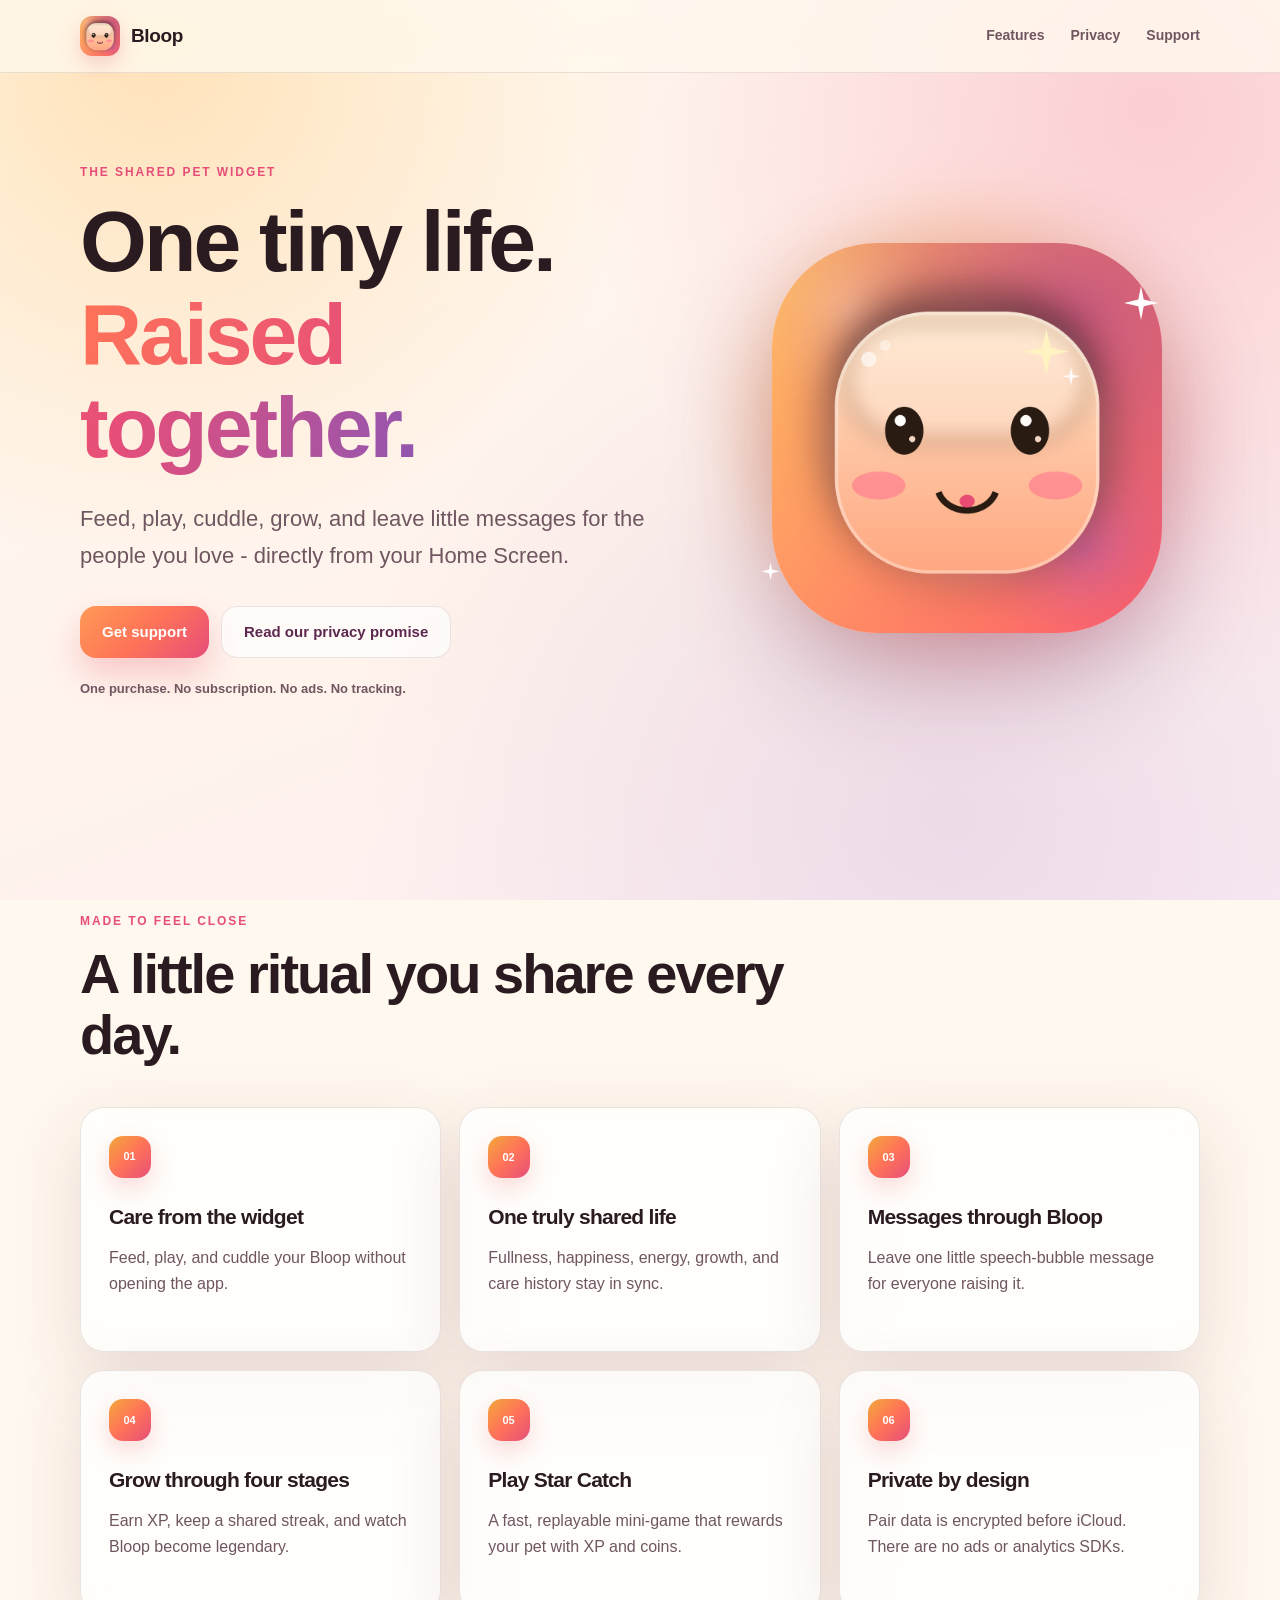
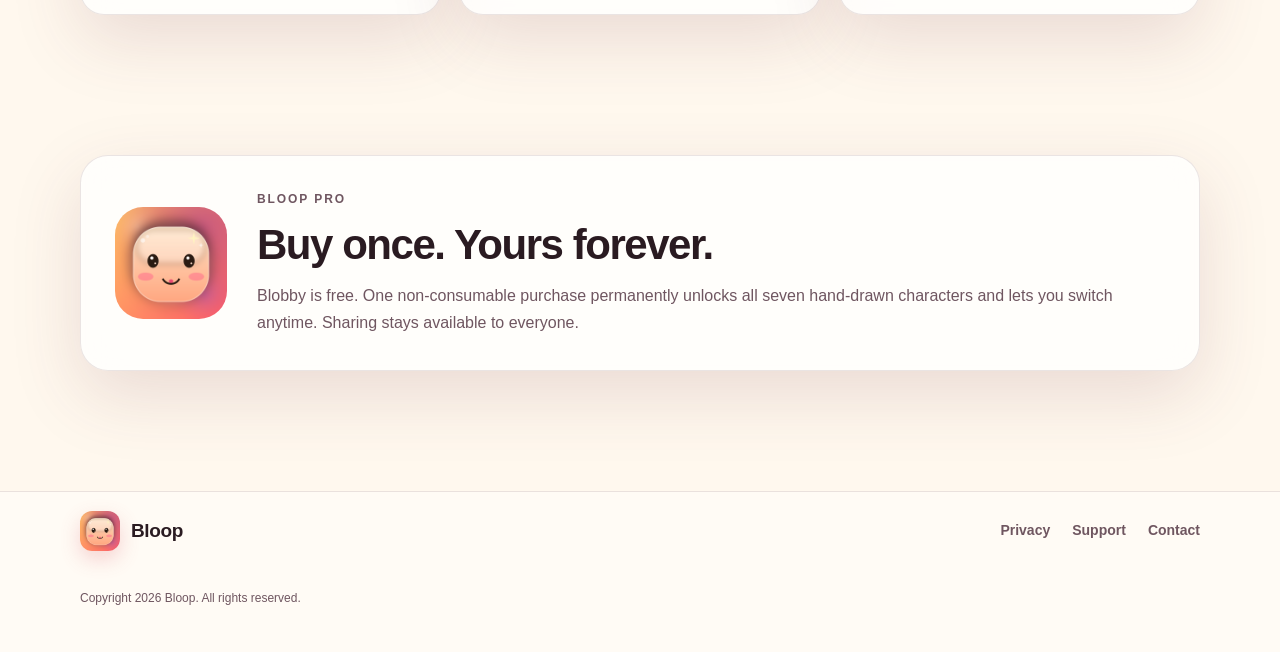
<file: index.html>
<!doctype html>
<html lang="en">
<head>
  <meta charset="utf-8">
  <meta name="viewport" content="width=device-width, initial-scale=1">
  <meta name="theme-color" content="#ff795d">
  <title>Bloop - Raise a Pet Together</title>
  <meta name="description" content="Bloop is the private interactive pet widget you raise together. Feed, play, share messages, and grow one little life from your Home Screen.">
  <meta property="og:title" content="Bloop - Raise a Pet Together">
  <meta property="og:description" content="One tiny shared life, right on your Home Screen. No ads. No subscription.">
  <meta property="og:image" content="icon.png">
  <link rel="icon" href="icon.png">
  <link rel="stylesheet" href="style.css">
</head>
<body>
  <div class="aurora" aria-hidden="true"></div>
  <header>
    <div class="wrap nav">
      <a class="brand" href="index.html"><img src="icon.png" alt=""><span>Bloop</span></a>
      <nav aria-label="Primary navigation">
        <a href="#features">Features</a>
        <a href="privacy.html">Privacy</a>
        <a href="support.html">Support</a>
      </nav>
    </div>
  </header>
  <main>
    <section class="hero wrap">
      <div class="hero-copy">
        <p class="eyebrow">The shared pet widget</p>
        <h1>One tiny life.<br><span>Raised together.</span></h1>
        <p class="lead">Feed, play, cuddle, grow, and leave little messages for the people you love - directly from your Home Screen.</p>
        <div class="actions">
          <a class="button primary" href="support.html">Get support</a>
          <a class="button secondary" href="privacy.html">Read our privacy promise</a>
        </div>
        <p class="promise">One purchase. No subscription. No ads. No tracking.</p>
      </div>
      <div class="hero-art">
        <div class="halo"></div>
        <img src="icon.png" alt="Bloop smiling pet icon">
        <span class="spark one"></span><span class="spark two"></span>
      </div>
    </section>

    <section id="features" class="wrap section">
      <p class="eyebrow">Made to feel close</p>
      <h2>A little ritual you share every day.</h2>
      <div class="grid">
        <article class="card"><span class="symbol">01</span><h3>Care from the widget</h3><p>Feed, play, and cuddle your Bloop without opening the app.</p></article>
        <article class="card"><span class="symbol">02</span><h3>One truly shared life</h3><p>Fullness, happiness, energy, growth, and care history stay in sync.</p></article>
        <article class="card"><span class="symbol">03</span><h3>Messages through Bloop</h3><p>Leave one little speech-bubble message for everyone raising it.</p></article>
        <article class="card"><span class="symbol">04</span><h3>Grow through four stages</h3><p>Earn XP, keep a shared streak, and watch Bloop become legendary.</p></article>
        <article class="card"><span class="symbol">05</span><h3>Play Star Catch</h3><p>A fast, replayable mini-game that rewards your pet with XP and coins.</p></article>
        <article class="card"><span class="symbol">06</span><h3>Private by design</h3><p>Pair data is encrypted before iCloud. There are no ads or analytics SDKs.</p></article>
      </div>
    </section>

    <section class="wrap callout">
      <img src="icon.png" alt="">
      <div><p class="eyebrow">Bloop Pro</p><h2>Buy once. Yours forever.</h2><p>Blobby is free. One non-consumable purchase permanently unlocks all seven hand-drawn characters and lets you switch anytime. Sharing stays available to everyone.</p></div>
    </section>
  </main>
  <footer>
    <div class="wrap footer">
      <a class="brand" href="index.html"><img src="icon.png" alt=""><span>Bloop</span></a>
      <div class="links"><a href="privacy.html">Privacy</a><a href="support.html">Support</a><a href="mailto:alice51849@hotmail.com">Contact</a></div>
      <p>Copyright 2026 Bloop. All rights reserved.</p>
    </div>
  </footer>
</body>
</html>
</file>
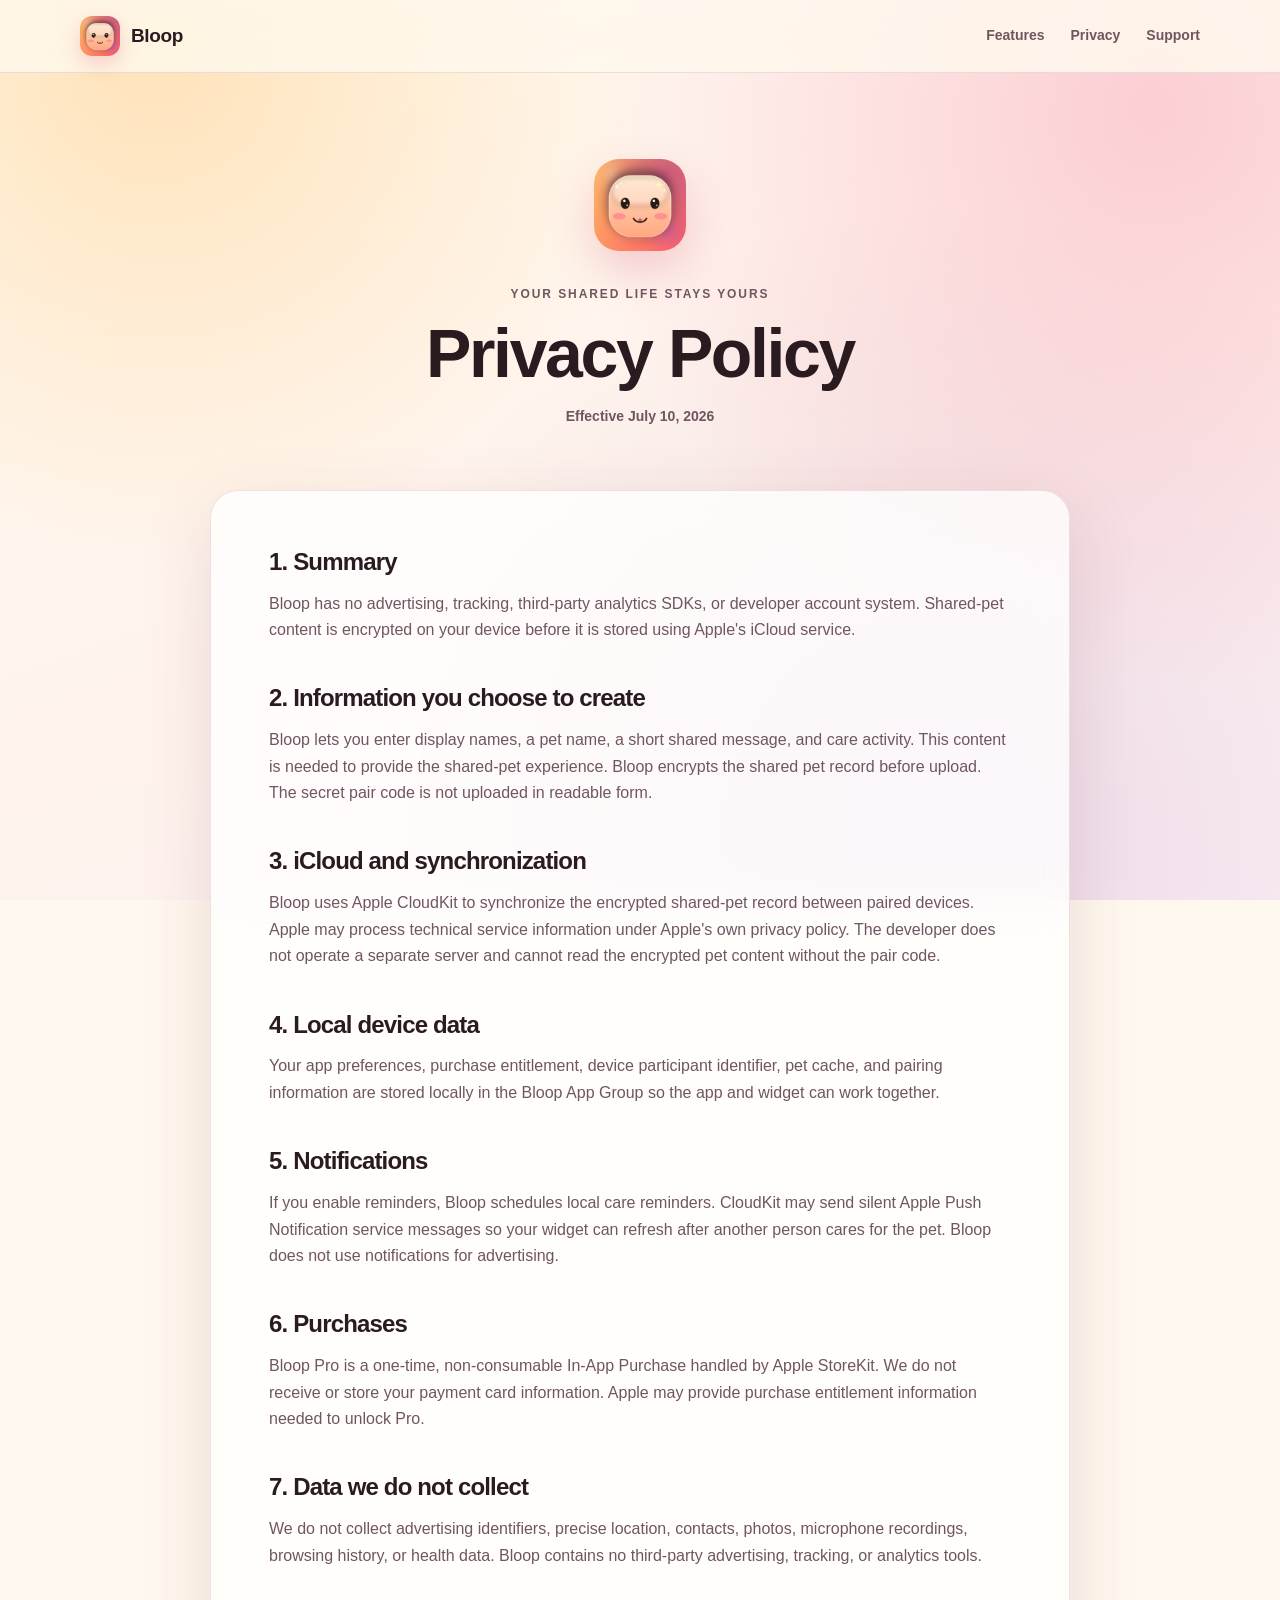
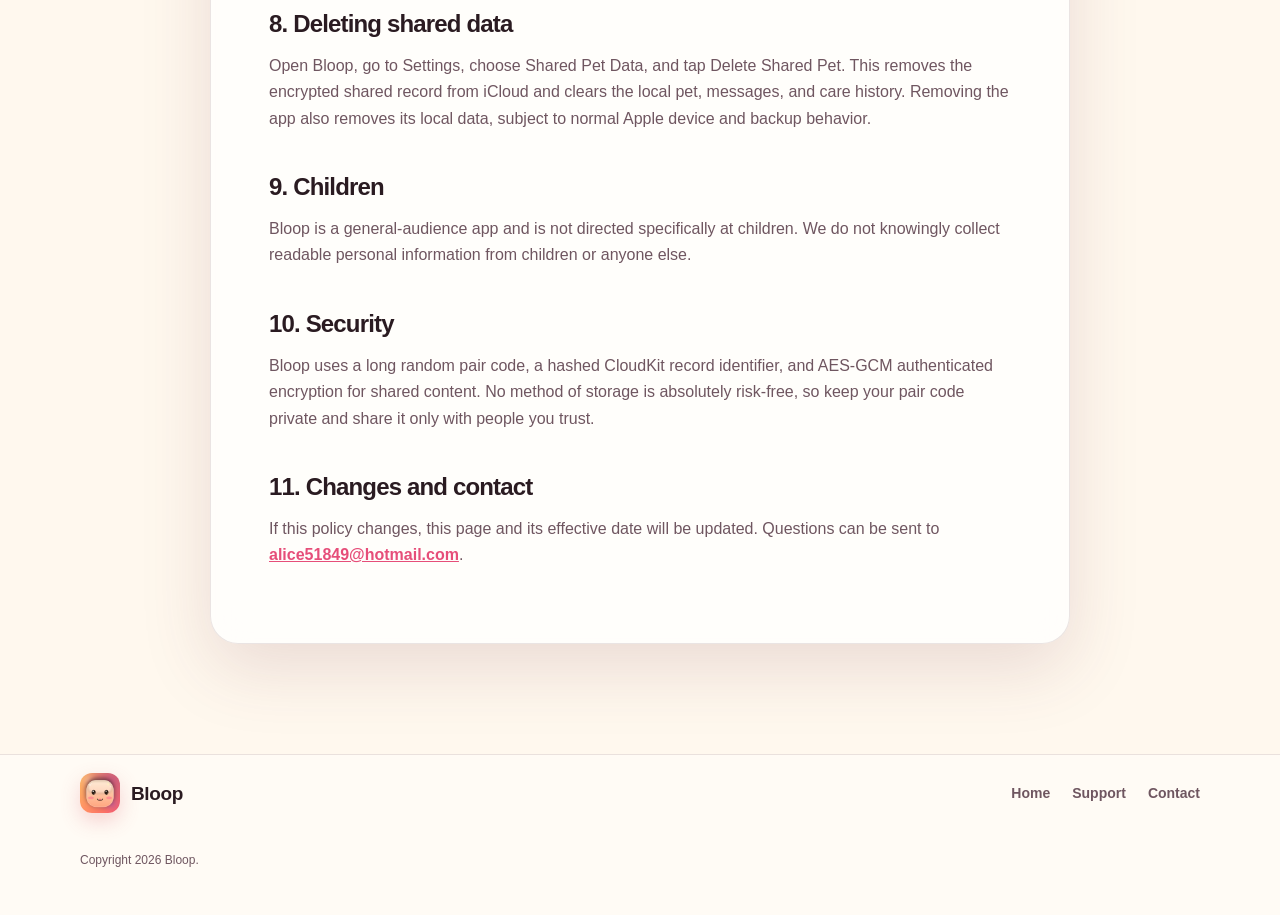
<file: privacy.html>
<!doctype html>
<html lang="en">
<head>
  <meta charset="utf-8">
  <meta name="viewport" content="width=device-width, initial-scale=1">
  <meta name="theme-color" content="#ff795d">
  <title>Privacy Policy - Bloop</title>
  <meta name="description" content="Bloop privacy policy: encrypted shared-pet data, no ads, no tracking, and no third-party analytics.">
  <link rel="icon" href="icon.png">
  <link rel="stylesheet" href="style.css">
</head>
<body>
  <div class="aurora" aria-hidden="true"></div>
  <header><div class="wrap nav"><a class="brand" href="index.html"><img src="icon.png" alt=""><span>Bloop</span></a><nav><a href="index.html#features">Features</a><a href="privacy.html">Privacy</a><a href="support.html">Support</a></nav></div></header>
  <main>
    <section class="page-head wrap"><img src="icon.png" alt=""><p class="eyebrow">Your shared life stays yours</p><h1>Privacy Policy</h1><p class="updated">Effective July 10, 2026</p></section>
    <section class="wrap document">
      <article>
        <h2>1. Summary</h2>
        <p>Bloop has no advertising, tracking, third-party analytics SDKs, or developer account system. Shared-pet content is encrypted on your device before it is stored using Apple's iCloud service.</p>

        <h2>2. Information you choose to create</h2>
        <p>Bloop lets you enter display names, a pet name, a short shared message, and care activity. This content is needed to provide the shared-pet experience. Bloop encrypts the shared pet record before upload. The secret pair code is not uploaded in readable form.</p>

        <h2>3. iCloud and synchronization</h2>
        <p>Bloop uses Apple CloudKit to synchronize the encrypted shared-pet record between paired devices. Apple may process technical service information under Apple's own privacy policy. The developer does not operate a separate server and cannot read the encrypted pet content without the pair code.</p>

        <h2>4. Local device data</h2>
        <p>Your app preferences, purchase entitlement, device participant identifier, pet cache, and pairing information are stored locally in the Bloop App Group so the app and widget can work together.</p>

        <h2>5. Notifications</h2>
        <p>If you enable reminders, Bloop schedules local care reminders. CloudKit may send silent Apple Push Notification service messages so your widget can refresh after another person cares for the pet. Bloop does not use notifications for advertising.</p>

        <h2>6. Purchases</h2>
        <p>Bloop Pro is a one-time, non-consumable In-App Purchase handled by Apple StoreKit. We do not receive or store your payment card information. Apple may provide purchase entitlement information needed to unlock Pro.</p>

        <h2>7. Data we do not collect</h2>
        <p>We do not collect advertising identifiers, precise location, contacts, photos, microphone recordings, browsing history, or health data. Bloop contains no third-party advertising, tracking, or analytics tools.</p>

        <h2>8. Deleting shared data</h2>
        <p>Open Bloop, go to Settings, choose Shared Pet Data, and tap Delete Shared Pet. This removes the encrypted shared record from iCloud and clears the local pet, messages, and care history. Removing the app also removes its local data, subject to normal Apple device and backup behavior.</p>

        <h2>9. Children</h2>
        <p>Bloop is a general-audience app and is not directed specifically at children. We do not knowingly collect readable personal information from children or anyone else.</p>

        <h2>10. Security</h2>
        <p>Bloop uses a long random pair code, a hashed CloudKit record identifier, and AES-GCM authenticated encryption for shared content. No method of storage is absolutely risk-free, so keep your pair code private and share it only with people you trust.</p>

        <h2>11. Changes and contact</h2>
        <p>If this policy changes, this page and its effective date will be updated. Questions can be sent to <a href="mailto:alice51849@hotmail.com">alice51849@hotmail.com</a>.</p>
      </article>
    </section>
  </main>
  <footer><div class="wrap footer"><a class="brand" href="index.html"><img src="icon.png" alt=""><span>Bloop</span></a><div class="links"><a href="index.html">Home</a><a href="support.html">Support</a><a href="mailto:alice51849@hotmail.com">Contact</a></div><p>Copyright 2026 Bloop.</p></div></footer>
</body>
</html>
</file>
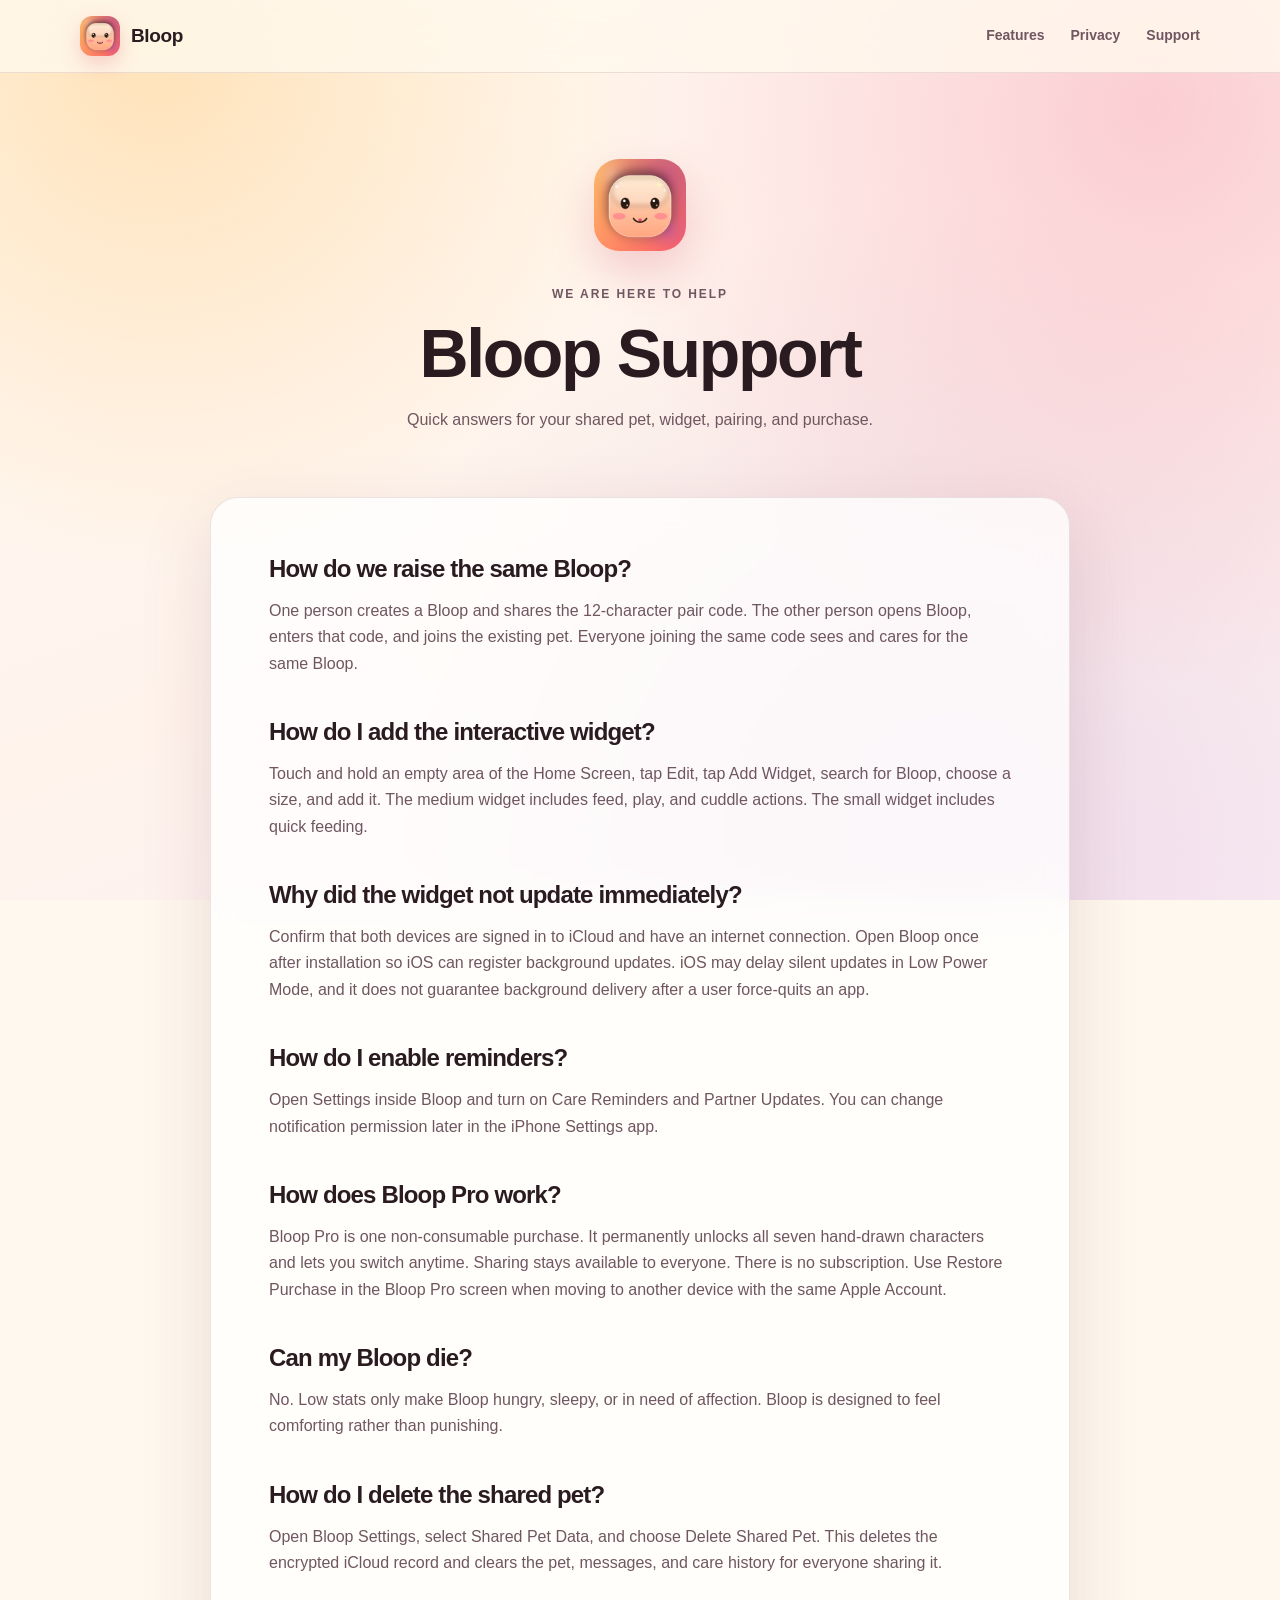
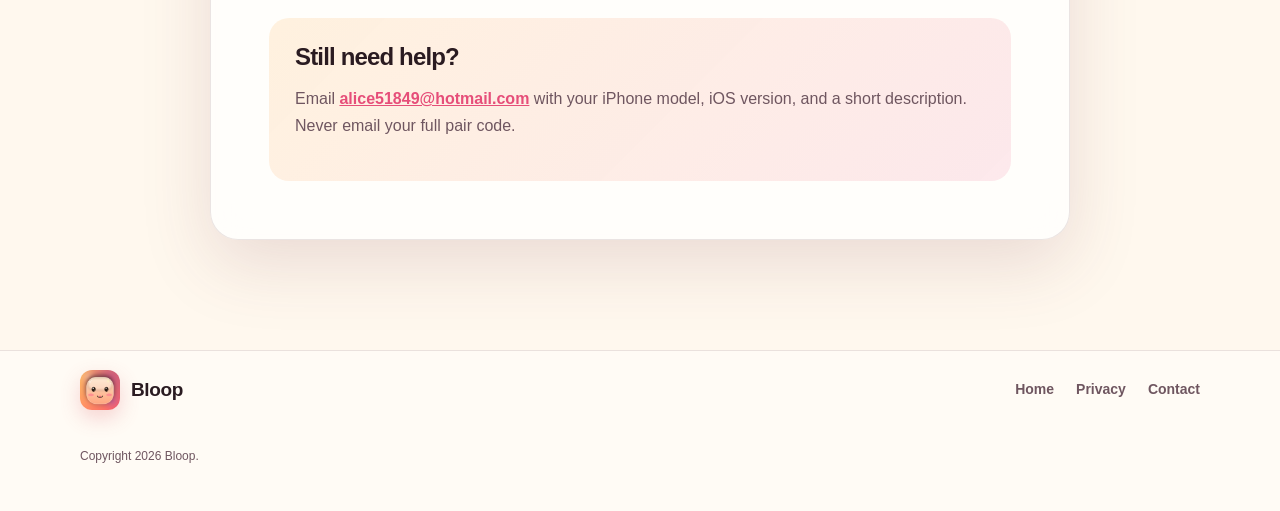
<file: support.html>
<!doctype html>
<html lang="en">
<head>
  <meta charset="utf-8">
  <meta name="viewport" content="width=device-width, initial-scale=1">
  <meta name="theme-color" content="#ff795d">
  <title>Support - Bloop</title>
  <meta name="description" content="Help with pairing, widgets, synchronization, notifications, Bloop Pro, and shared pet data.">
  <link rel="icon" href="icon.png">
  <link rel="stylesheet" href="style.css">
</head>
<body>
  <div class="aurora" aria-hidden="true"></div>
  <header><div class="wrap nav"><a class="brand" href="index.html"><img src="icon.png" alt=""><span>Bloop</span></a><nav><a href="index.html#features">Features</a><a href="privacy.html">Privacy</a><a href="support.html">Support</a></nav></div></header>
  <main>
    <section class="page-head wrap"><img src="icon.png" alt=""><p class="eyebrow">We are here to help</p><h1>Bloop Support</h1><p>Quick answers for your shared pet, widget, pairing, and purchase.</p></section>
    <section class="wrap document">
      <article>
        <h2>How do we raise the same Bloop?</h2>
        <p>One person creates a Bloop and shares the 12-character pair code. The other person opens Bloop, enters that code, and joins the existing pet. Everyone joining the same code sees and cares for the same Bloop.</p>

        <h2>How do I add the interactive widget?</h2>
        <p>Touch and hold an empty area of the Home Screen, tap Edit, tap Add Widget, search for Bloop, choose a size, and add it. The medium widget includes feed, play, and cuddle actions. The small widget includes quick feeding.</p>

        <h2>Why did the widget not update immediately?</h2>
        <p>Confirm that both devices are signed in to iCloud and have an internet connection. Open Bloop once after installation so iOS can register background updates. iOS may delay silent updates in Low Power Mode, and it does not guarantee background delivery after a user force-quits an app.</p>

        <h2>How do I enable reminders?</h2>
        <p>Open Settings inside Bloop and turn on Care Reminders and Partner Updates. You can change notification permission later in the iPhone Settings app.</p>

        <h2>How does Bloop Pro work?</h2>
        <p>Bloop Pro is one non-consumable purchase. It permanently unlocks all seven hand-drawn characters and lets you switch anytime. Sharing stays available to everyone. There is no subscription. Use Restore Purchase in the Bloop Pro screen when moving to another device with the same Apple Account.</p>

        <h2>Can my Bloop die?</h2>
        <p>No. Low stats only make Bloop hungry, sleepy, or in need of affection. Bloop is designed to feel comforting rather than punishing.</p>

        <h2>How do I delete the shared pet?</h2>
        <p>Open Bloop Settings, select Shared Pet Data, and choose Delete Shared Pet. This deletes the encrypted iCloud record and clears the pet, messages, and care history for everyone sharing it.</p>

        <div class="contact">
          <h2>Still need help?</h2>
          <p>Email <a href="mailto:alice51849@hotmail.com">alice51849@hotmail.com</a> with your iPhone model, iOS version, and a short description. Never email your full pair code.</p>
        </div>
      </article>
    </section>
  </main>
  <footer><div class="wrap footer"><a class="brand" href="index.html"><img src="icon.png" alt=""><span>Bloop</span></a><div class="links"><a href="index.html">Home</a><a href="privacy.html">Privacy</a><a href="mailto:alice51849@hotmail.com">Contact</a></div><p>Copyright 2026 Bloop.</p></div></footer>
</body>
</html>
</file>
<file: style.css>
:root {
  --ink: #2a1b21;
  --muted: #6f5660;
  --cream: #fff8ee;
  --card: rgba(255, 255, 255, 0.76);
  --line: rgba(87, 42, 53, 0.12);
  --coral: #ff7358;
  --rose: #e64e79;
  --gold: #f3a83b;
  --plum: #5e294f;
  --shadow: 0 24px 70px rgba(114, 51, 65, 0.15);
}

* { box-sizing: border-box; }
html { scroll-behavior: smooth; }
body {
  margin: 0;
  color: var(--ink);
  background: var(--cream);
  font-family: -apple-system, BlinkMacSystemFont, "SF Pro Display", "Segoe UI", sans-serif;
  line-height: 1.65;
}
a { color: inherit; }
.aurora {
  position: fixed;
  inset: 0;
  z-index: -2;
  background:
    radial-gradient(circle at 12% 6%, rgba(255, 190, 97, 0.38), transparent 32rem),
    radial-gradient(circle at 90% 12%, rgba(238, 79, 123, 0.24), transparent 36rem),
    radial-gradient(circle at 74% 90%, rgba(137, 80, 170, 0.14), transparent 38rem),
    linear-gradient(160deg, #fffaf1 0%, #fff3ec 58%, #fdf0f5 100%);
}
.wrap { width: min(1120px, calc(100% - 40px)); margin: 0 auto; }
header {
  position: sticky;
  top: 0;
  z-index: 10;
  border-bottom: 1px solid var(--line);
  background: rgba(255, 248, 238, 0.84);
  backdrop-filter: blur(22px) saturate(140%);
}
.nav { min-height: 72px; display: flex; align-items: center; justify-content: space-between; gap: 24px; }
.brand { display: inline-flex; align-items: center; gap: 11px; text-decoration: none; font-size: 19px; font-weight: 800; letter-spacing: -0.02em; }
.brand img { width: 40px; height: 40px; border-radius: 12px; box-shadow: 0 8px 20px rgba(218, 82, 94, 0.24); }
nav { display: flex; align-items: center; gap: 26px; }
nav a, .links a { color: var(--muted); font-size: 14px; font-weight: 650; text-decoration: none; }
nav a:hover, .links a:hover { color: var(--rose); }
.hero { min-height: 700px; display: grid; grid-template-columns: 1.12fr 0.88fr; align-items: center; gap: 60px; padding-block: 90px; }
.eyebrow { margin: 0 0 12px; color: var(--rose); font-size: 12px; font-weight: 800; letter-spacing: 0.16em; text-transform: uppercase; }
h1, h2, h3 { line-height: 1.08; letter-spacing: -0.035em; }
h1 { margin: 0; font-size: clamp(52px, 7vw, 86px); font-weight: 850; }
h1 span {
  color: transparent;
  background: linear-gradient(100deg, var(--coral), var(--rose), #9256b1);
  -webkit-background-clip: text;
  background-clip: text;
}
.lead { max-width: 650px; margin: 28px 0 0; color: var(--muted); font-size: clamp(18px, 2vw, 22px); }
.actions { display: flex; flex-wrap: wrap; gap: 12px; margin-top: 32px; }
.button { min-height: 52px; display: inline-flex; align-items: center; justify-content: center; padding: 0 22px; border-radius: 16px; font-size: 15px; font-weight: 780; text-decoration: none; transition: transform .2s ease, box-shadow .2s ease; }
.button:hover { transform: translateY(-2px); }
.primary { color: white; background: linear-gradient(135deg, #ff9a55, var(--coral), var(--rose)); box-shadow: 0 16px 34px rgba(229, 83, 100, 0.28); }
.secondary { color: var(--plum); border: 1px solid var(--line); background: rgba(255, 255, 255, 0.66); }
.promise { margin-top: 20px; color: var(--muted); font-size: 13px; font-weight: 680; }
.hero-art { position: relative; min-height: 460px; display: grid; place-items: center; }
.hero-art img { position: relative; z-index: 2; width: min(390px, 88%); border-radius: 27%; box-shadow: 0 42px 100px rgba(92, 37, 72, 0.28); animation: float 5s ease-in-out infinite; }
.halo { position: absolute; width: 430px; height: 430px; border-radius: 50%; background: linear-gradient(135deg, rgba(255, 180, 75, .48), rgba(235, 76, 130, .32)); filter: blur(36px); }
.spark { position: absolute; z-index: 3; width: 18px; height: 18px; background: white; clip-path: polygon(50% 0,58% 40%,100% 50%,58% 60%,50% 100%,42% 60%,0 50%,42% 40%); filter: drop-shadow(0 0 10px #ffd978); }
.spark.one { top: 17%; right: 9%; width: 34px; height: 34px; }
.spark.two { bottom: 19%; left: 6%; }
@keyframes float { 50% { transform: translateY(-12px) rotate(1deg); } }
.section { padding-block: 110px; }
.section > h2 { max-width: 750px; margin: 0 0 42px; font-size: clamp(34px, 5vw, 56px); }
.grid { display: grid; grid-template-columns: repeat(3, 1fr); gap: 18px; }
.card, .document article, .callout {
  border: 1px solid var(--line);
  background: var(--card);
  box-shadow: var(--shadow);
  backdrop-filter: blur(18px);
}
.card { min-height: 245px; padding: 28px; border-radius: 24px; }
.symbol { display: inline-grid; place-items: center; width: 42px; height: 42px; border-radius: 14px; color: white; background: linear-gradient(135deg, var(--gold), var(--coral), var(--rose)); font-size: 11px; font-weight: 850; box-shadow: 0 10px 24px rgba(226, 89, 92, .22); }
.card h3 { margin: 28px 0 10px; font-size: 21px; }
.card p, .callout p, .document p, .page-head p { color: var(--muted); }
.callout { margin-block: 30px 120px; padding: 34px; border-radius: 28px; display: flex; align-items: center; gap: 30px; }
.callout img { width: 112px; height: 112px; border-radius: 28px; }
.callout h2 { margin: 0; font-size: clamp(28px, 4vw, 42px); }
.callout p:last-child { margin-bottom: 0; }
.page-head { padding-block: 86px 48px; text-align: center; }
.page-head img { width: 92px; height: 92px; border-radius: 25px; box-shadow: 0 20px 45px rgba(211, 74, 102, .24); }
.page-head .eyebrow { margin-top: 26px; }
.page-head h1 { font-size: clamp(44px, 6vw, 68px); }
.updated { margin-top: 14px; font-size: 14px; font-weight: 650; }
.document { max-width: 860px; padding-bottom: 110px; }
.document article { padding: clamp(26px, 5vw, 58px); border-radius: 28px; }
.document h2 { margin: 42px 0 10px; font-size: 24px; }
.document h2:first-child { margin-top: 0; }
.document a { color: var(--rose); font-weight: 700; }
.contact { margin-top: 42px; padding: 26px; border-radius: 20px; background: linear-gradient(135deg, rgba(255, 177, 74, .16), rgba(235, 75, 121, .12)); }
footer { border-top: 1px solid var(--line); background: rgba(255, 255, 255, .42); }
.footer { min-height: 160px; display: grid; grid-template-columns: 1fr auto; align-items: center; gap: 20px; }
.footer .links { display: flex; flex-wrap: wrap; justify-content: flex-end; gap: 22px; }
.footer > p { grid-column: 1 / -1; margin: -20px 0 25px; color: var(--muted); font-size: 12px; }
@media (max-width: 820px) {
  .hero { min-height: auto; grid-template-columns: 1fr; padding-block: 64px; text-align: center; }
  .lead { margin-inline: auto; }
  .actions { justify-content: center; }
  .hero-art { min-height: 380px; order: -1; }
  .hero-art img { width: min(310px, 80%); }
  .halo { width: 330px; height: 330px; }
  .grid { grid-template-columns: 1fr 1fr; }
}
@media (max-width: 560px) {
  .wrap { width: min(100% - 28px, 1120px); }
  .nav { min-height: 64px; }
  nav { gap: 14px; }
  nav a:first-child { display: none; }
  h1 { font-size: 48px; }
  .hero-art { min-height: 310px; }
  .grid { grid-template-columns: 1fr; }
  .card { min-height: auto; }
  .section { padding-block: 82px; }
  .callout { align-items: flex-start; padding: 24px; gap: 18px; }
  .callout img { width: 72px; height: 72px; border-radius: 20px; }
  .footer { grid-template-columns: 1fr; padding-block: 36px; }
  .footer .links { justify-content: flex-start; }
  .footer > p { margin: 0; }
}
@media (prefers-reduced-motion: reduce) {
  html { scroll-behavior: auto; }
  .hero-art img { animation: none; }
  .button { transition: none; }
}
</file>
